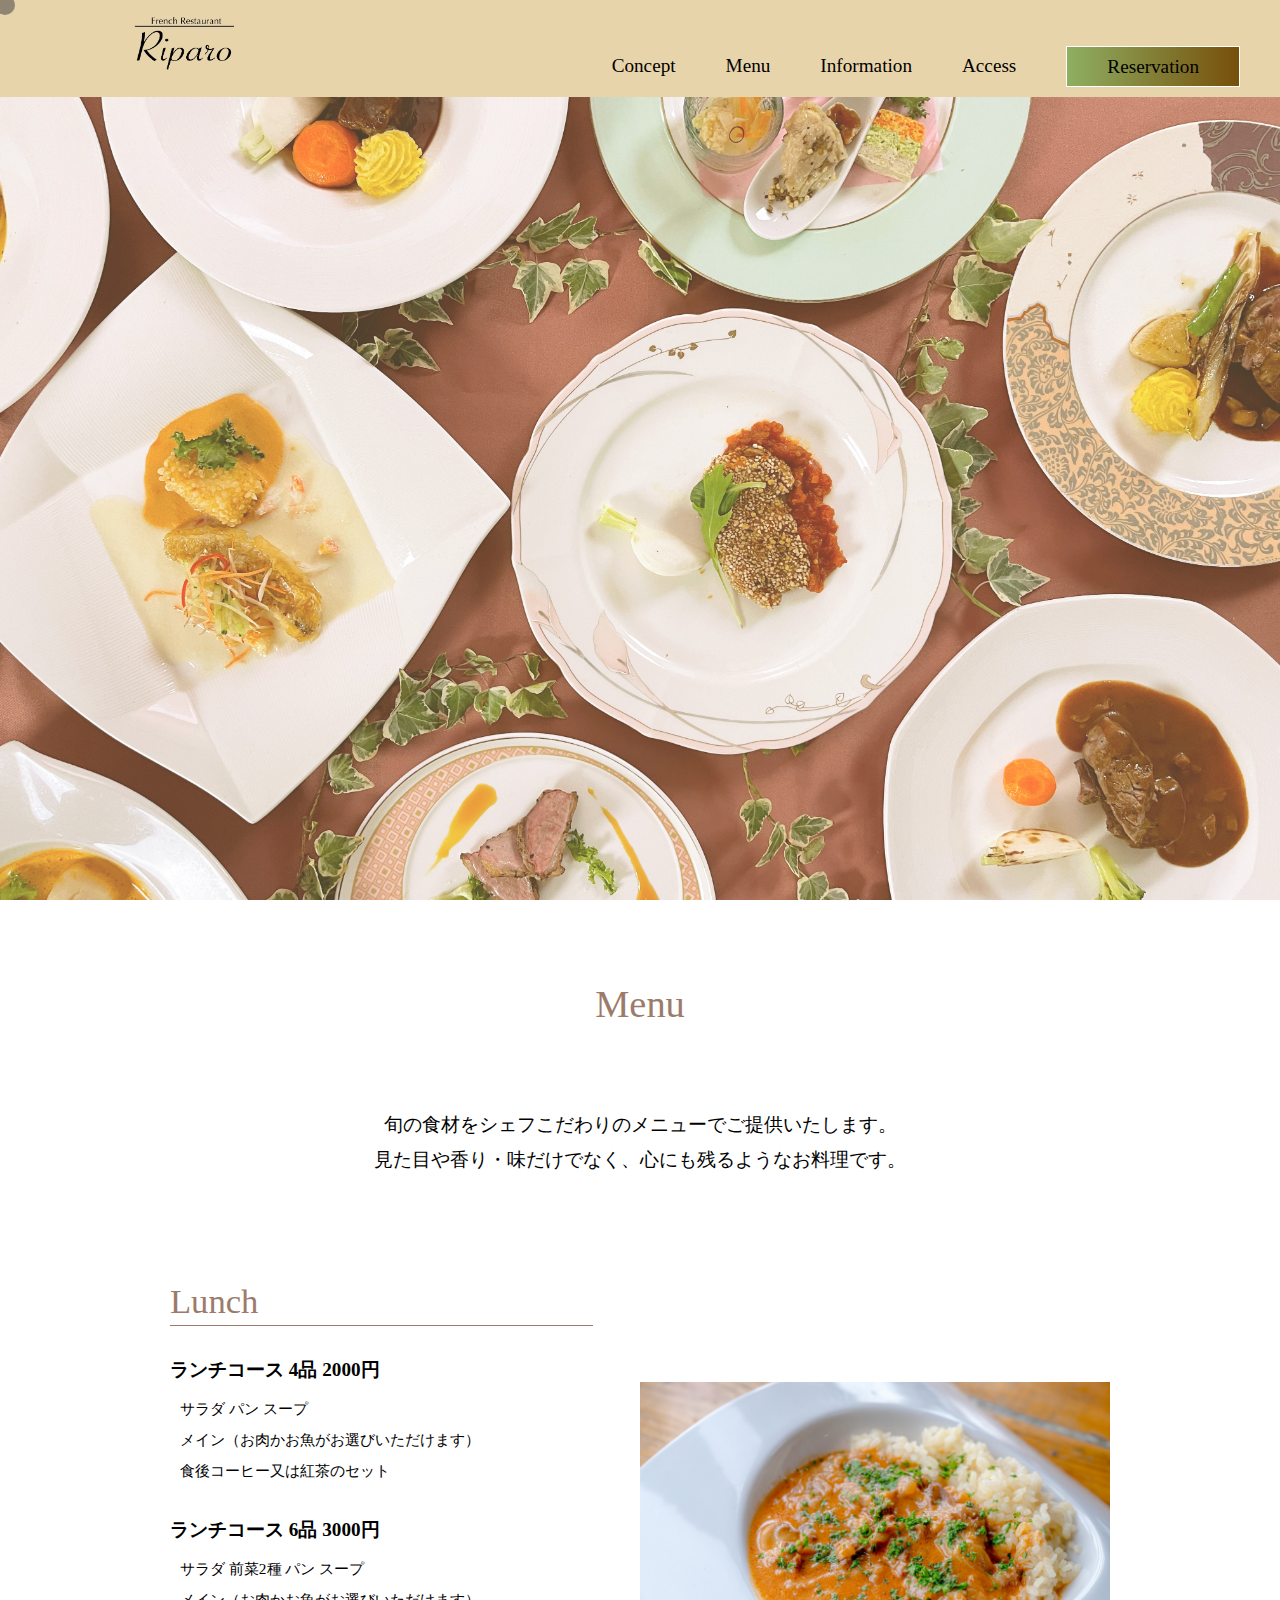
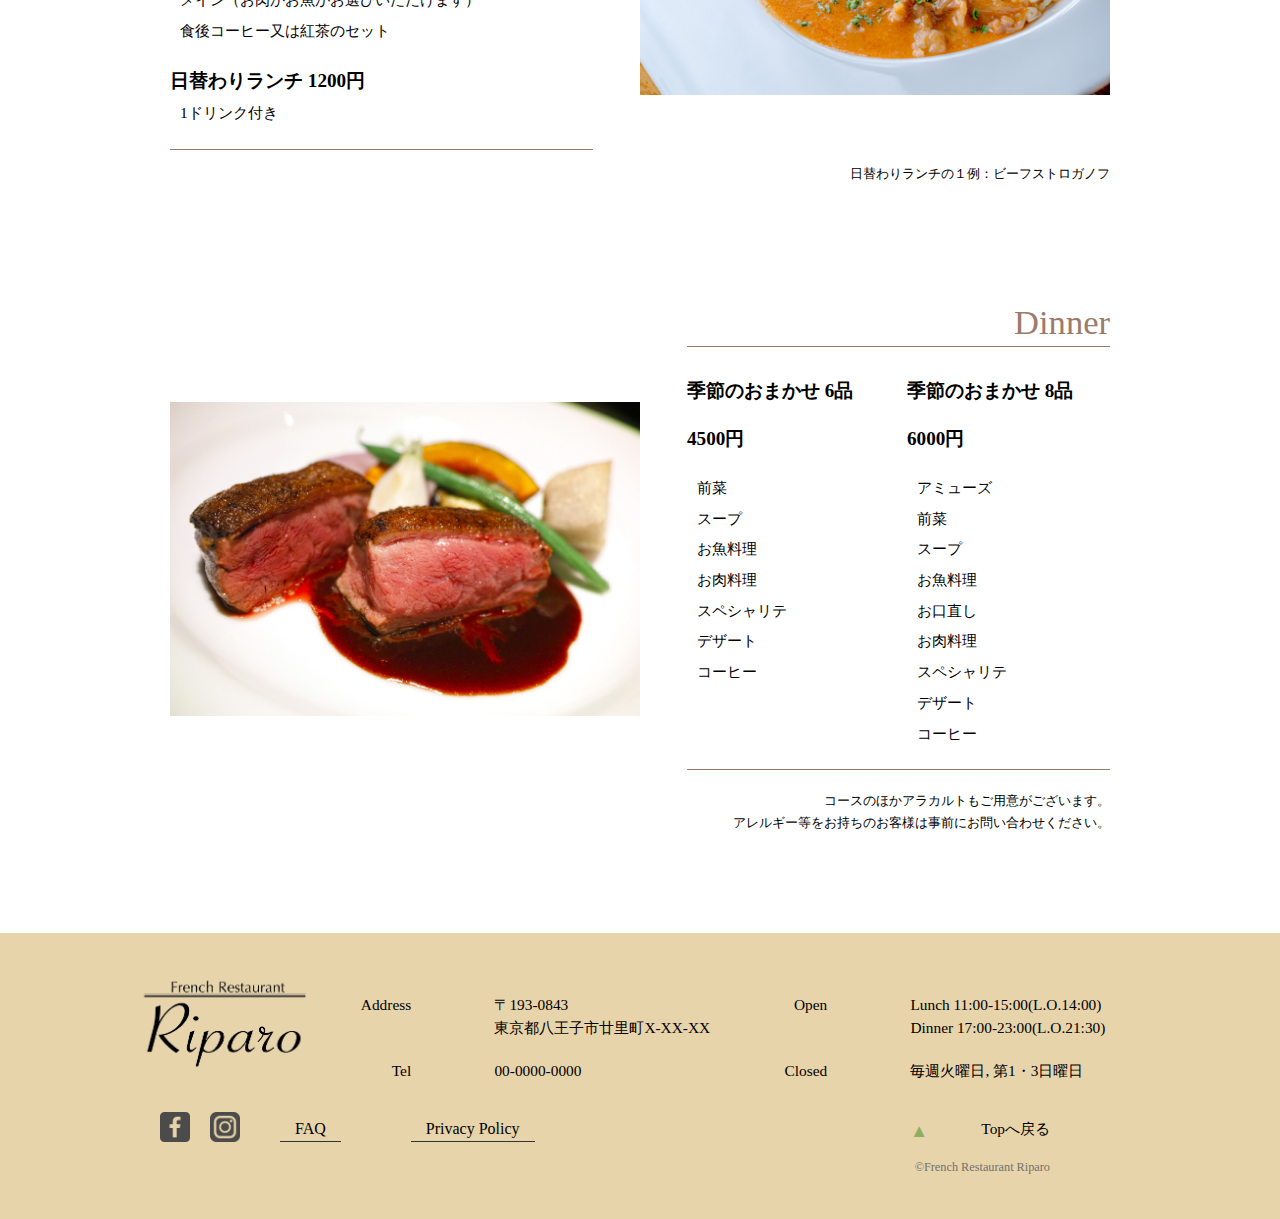
<file: menu/index.html>
<!DOCTYPE html>
<html lang="ja">
<head>
    <meta charset="UTF-8">
    <meta http-equiv="X-UA-Compatible" content="IE=edge">
    <meta name="viewport" content="width=device-width, initial-scale=1.0">
    <link rel="stylesheet" href="../common/css/destyle.css">
    <link rel="stylesheet" href="../common/css/menu.css" media="screen and (min-width:768px)">
    <link rel="stylesheet" href="../common/css/sp.css" media="screen and (max-width:767px)">
    <title>Riparo</title>
</head>
<body>
     <!--cursor-->
    <div class="cursor"></div>
    <div class="follower"></div>
        
        
        
        <!--main container-->
<div id="container">
        <!--header-->
    <header id="header">
        <div class="header_flex">
            <div class="header_logo">
                <a href="../index.html"><img src="../common/images/Ripalo_logo_black.png" alt="Riparo"></a>
            </div>
            <nav class="header_nav">
                <ul class="nav_inner">
                    <li class="nav_list">
                        <a href="../index.html">Concept</a>
                    </li>
                    <li class="nav_list">
                        <a href="#menu">Menu</a>
                    </li>
                    <li class="nav_list">
                        <a href="#">Information</a>
                    </li>
                    <li class="nav_list">
                        <a href="#">Access</a>
                    </li>
                    <li class="nav_list">
                        <a href="#">Reservation</a>
                     </li>
                </ul>
            </nav>
            </div>
        
    </header>

<!--main-->
    <main id="main">
        <div class="main_container">
            <h2 class="page_title">Menu</h2>
            <p class="page_text">旬の食材をシェフこだわりのメニューでご提供いたします。<br>
                                見た目や香り・味だけでなく、心にも残るようなお料理です。
            </p>
            <!--lunch-->
            <div class="lunch">
                <div class="menu_inner">
                    <div class="menu_list">
                        <h3>Lunch</h3>
                        <dl class="lunch1">
                            <dt>ランチコース 4品 2000円</dt>
                            <dd>サラダ パン スープ <br>
                                メイン（お肉かお魚がお選びいただけます）<br>
                                食後コーヒー又は紅茶のセット</dd>
                        </dl>
                        <dl class="lunch2">
                            <dt>ランチコース 6品 3000円</dt>
                            <dd>サラダ 前菜2種 パン スープ <br>
                                メイン（お肉かお魚がお選びいただけます）<br>
                                食後コーヒー又は紅茶のセット</dd>
                        </dl>
                        <p>日替わりランチ 1200円 <br>
                            <span>1ドリンク付き</span> 
                        </p>
                    </div>
                    <div class="menu_img">
                        <img src="images/lunch.jpg" alt="lunch_menu">
                    </div>
                </div>
                <p class="addtext">日替わりランチの１例：ビーフストロガノフ</p>
            </div>
            <div class="dinner">
                <div class="menu_inner">
                    <div class="menu_list">
                        <h3>Dinner</h3>
                        <div class="dinner_menu">
                            <dl class="dinner1">
                                <dt>季節のおまかせ 6品 4500円</dt>
                                <dd>
                                    前菜<br>
                                    スープ<br>
                                    お魚料理<br>
                                    お肉料理<br>
                                    スペシャリテ<br>
                                    デザート<br>
                                    コーヒー
                                </dd>
                            </dl>
                            <dl class="dinner2">
                                <dt>季節のおまかせ 8品 6000円</dt>
                                <dd>
                                    アミューズ<br>
                                    前菜<br>
                                    スープ<br>
                                    お魚料理<br>
                                    お口直し<br>
                                    お肉料理<br>
                                    スペシャリテ<br>
                                    デザート<br>
                                    コーヒー
                                </dd>
                            </dl>
                        </div>
                    </div>
                    <div class="menu_img">
                        <img src="images/dinner.jpg" alt="dinner_menu">
                    </div>
                </div>
                <p class="addtext">コースのほかアラカルトもご用意がございます。<br>
                    アレルギー等をお持ちのお客様は事前にお問い合わせください。
                </p>
            </div>
        </div>
    </main>




<!--footer-->
    <footer id="footer">
        <div class="footer_container">
            <div class="footer_flex">
                <div class="footer_first">
                    <a href="../index.html"><img src="../common/images/Ripalo_logo_black.png" alt=""></a>
                </div>
                <div class="footer_second">
                    <div class="address_flex">
                        <p class="address_flex_left">Address</p>
                        <p class="address_flex_right">〒193-0843 <br>
                            東京都八王子市廿里町X-XX-XX
                        </p>
                    </div>
                    <div class="address_flex">
                        <p class="address_flex_left">Tel</p>
                        <p class="address_flex_right">00-0000-0000</p>
                    </div>
                </div>
                <div class="footer_third">
                    <div class="address_flex">
                        <p class="address_flex_left">Open</p>
                        <p class="address_flex_right">Lunch  11:00-15:00(L.O.14:00) <br>
                            Dinner 17:00-23:00(L.O.21:30)</p>
                    </div>
                    <div class="address_flex">
                        <p class="address_flex_left">Closed</p>
                        <p class="address_flex_right">毎週火曜日, 第1・3日曜日</p>
                    </div>
                </div>
            </div>
            <div class="footer_last">
                <div class="icon">
                    <a href="#"><img src="../common/images/facebook.png" alt=""></a>
                    <a href="#"><img src="../common/images/instagram.png" alt=""></a>
                </div>
                <nav class="footer_last_nav">
                    <ul>
                        <li><a href="#">FAQ</a></li>
                        <li><a href="#">Privacy Policy</a></li>
                    </ul>
                </nav>
                <a href="#header" class="to_top">Topへ戻る</a>
            </div>
            <p class="copy">&copy;French Restaurant Riparo</p>
        </div>

    </footer>

</div>

<script src="https://code.jquery.com/jquery-3.6.1.min.js"></script>
<script src="../common/js/script.js"></script>

</body>
</html>
</file>
<file: common/css/menu.css>
@charset "UTF-8";

body{
    font-size:1.2em;
    font-family:'Times New Roman', Times, serif;
    position:relative;
    cursor:none;
    line-height:2.5em;
}

body a:hover{
    cursor:none;
}

#container{
    max-width:1920px;
    margin:0 auto;
}

/*--cursor-----------------*/

.cursor{
    position: fixed;
    top:-5px;
    left:-5px;
    background-color: #4a494790;
    border-radius:50%;
    width: 20px;
    height: 20px;
    z-index: 100000;
    pointer-events: none;
  }
  
  
  .follower{
    position: fixed;
    background-image: linear-gradient(45deg,#a9532075 0%, #c48c3775 50%, #f3ebdf75 100%);
    width: 120px;
    height: 120px;
    border-radius:50%;
    z-index: 99999;
    pointer-events: none;
    opacity: 0;
  }

  
/*↑cursor--------------------*/

#header{
    background-image:url(../../menu/images/course_mainvisual.jpg);
    background-size:cover;
    background-repeat:no-repeat;
    width:100%;
    height:100vh;
    text-align:center;
}

.header_flex{
    background-color:#e8d4aa;
    display:flex;
    justify-content:space-between;
}

.header_logo{ 
    width:10%;
    margin-left:120px;
}

.header_logo img{
    max-width:100%;
    object-fit:cover;
}

/*header navigation--------------------------*/

.header_nav{
    max-width:90%;
    margin-top:36px;
    margin-right:40px;
}

.nav_inner{
    line-height:1.0em;
    display:flex;
    justify-content:space-between;
}

.nav_list:nth-child(2n){
    margin-right:50px;
    margin-left:50px;
}

.nav_list a{
    display:block;
    position:relative;
    padding-bottom:5px;
    margin-top:20px;
    overflow:hidden;
    transition:all .3s;
}

.nav_list a:hover{
    color:#774f0b;
}

.nav_list a::after{
    content:"";
    display:block;
    position:absolute;
    bottom:0;
    left:0;
    width:100%;
    height:1px;
    background-color:#333;
    transform:translate(-100%,0);
    transition:all .3s;
    opacity:0;
    
}

.nav_list a:hover::after{
    transform:translate(0,0);
    opacity:1;
}

/*button---------------*/

.nav_list:last-child a{
    display:block;
    padding-bottom:0;
    text-align:center;
    background: linear-gradient(
    to right,
    #774f0b 0%,
    #8eaf62 50%,
    #8eaf62 50%,
    #774f0b 100%
  );
    background-position:100% 0;
    background-size:200% auto;
    border:1px solid #fff;
    padding:10px 40px;
    transition: all ease .5s;
    position:relative;
    bottom:10px;
}

.nav_list:last-child a::after{
    display:none;
}

.nav_list:last-child a:hover{
    background-position:0 0;
    color:#fff;
}

/*mainvisual-----------*/

.mainvisual{
    width:100%;
    margin:0 auto;
    text-align:center;
}

.mainvisual img{
    width:100%;
    object-fit:cover;
}


/*main------------------*/

#main{
    width:100%;
}

.main_container{
    margin:0 170px;
}

h3{
    font-size:1.8em;
    color:#9c7b6b;
    border-bottom:1px solid #9c7b6b;
}

.page_title{
    font-size:2.0em;
    text-align:center;
    margin:80px 0;
    color:#9c7b6b;
}

.page_text{
    display:block;
    text-align:center;
    line-height:1.8em;
}

/*lunch---------------------*/

.menu_inner{
    width:100%;
    display:flex;
    justify-content:space-between;
    align-items:center;
    margin-top:100px;
}

.menu_list{
    width:45%;
    border-bottom:1px solid #9c7b6b;
}

.menu_list p{
    display:block;
    line-height:1.6em;
    font-weight:bold;
    padding-bottom:20px;
}

.menu_list p span{
    font-size:0.8em;
    font-weight:normal;
    padding-left:10px;
}

.menu_list dl dd{
    font-size:0.8em;
    padding-left:10px;
    line-height:2.0em
}

.lunch1{
    margin-top:20px;
}

.lunch2{
    margin:20px 0;
}

.menu_img{
    width:50%;
}

.menu_img img{
    width:100%;
    height:auto;
    object-fit:cover;
    padding-top:50px;
}

.addtext{
    width:100%;
    display:block;
    text-align:right;
    font-size:0.7em
}

/*dinner--------------------*/

.dinner h3{
    text-align:right;
}

.dinner .menu_inner{
    flex-direction:row-reverse;
}

.dinner_menu{
    width:100%;
    display:flex;
    justify-content: space-between;
    margin-bottom:20px;
}

.dinner_menu dl{
    margin-top:20px;
}

.dinner_menu dl dt{
    padding-bottom:10px;
}

.dinner1{
    width:48%;
}

.dinner2{
    width:48%;
}

.dinner .addtext{
    margin:20px 0 100px 0;
    line-height:1.6em;
}


/*footer--------------------*/

#footer{
    width:100%;
    background-color:#e8d4aa;
    font-size:0.8em;
    line-height:1.5em;
}

.footer_container{
    margin:0 120px;
    padding-top:20px;
    padding-bottom:40px;
}

.footer_flex{
    display:flex;
    justify-content:space-between;
}

.footer_first{
    width:20%;
}

.footer_first a img{
    width:100%;
    max-height:150px;
    object-fit:cover;
}

.footer_second{
    width:40%;
    margin-top:20px;
}

.footer_third{
    width:40%;
    margin-top:20px;
}

.address_flex{
    display:flex;
    justify-content:space-between;
    margin:20px 0;
}

.address_flex p{
    display:block;
}

.address_flex_left{
    width:20%;
    text-align:right;
}

.address_flex_right{
    width:60%;
    text-align:left;
}

.footer_last{
    display:flex;
    justify-content: flex-start;
}

.icon{
    display: flex;
    margin-left:30px;
    margin-top:10px;
}

.icon a{
    display:block;
    margin:0 10px;
}

.icon img{
    max-width:30px;
    height:auto;
}

.footer_last_nav{
    margin-top:15px;
}

.footer_last_nav ul{
    display: flex;
    margin-left:20px;
}

.footer_last_nav ul li{
    font-size:16px;
    margin:0 10px;
    border-bottom:1px solid #333;
}

.footer_last nav ul li a{
    padding:5px 15px;
    transition:all ease .3s;
}

.footer_last nav ul li a:hover{
    color:#8EAF62;
}

.footer_last nav ul li:nth-child(2){
    margin-left:60px;
}

.to_top{
    display:block;
    margin-top:10px;
    width:180px;
    text-align:right;
    padding:5px 20px;
    margin-left:auto;
    margin-right:90px;
    overflow:hidden;
    transition:all .3s;
    position:relative;
}

.to_top::before{
    content:"▲";
    font-size:1.2em;
    color:#8EAF62;
    position:absolute;
    left:20px;
    bottom:2px;

}

.to_top::after{
    content:"";
    display:block;
    position:absolute;
    bottom:0;
    left:0;
    width:100%;
    height:1px;
    background-color:#333;
    transform:translate(-100%,0);
    transition:all ease-out .3s;
    opacity:0;
}

.to_top:hover::after{
    transform:translate(0,0);
    opacity:1;
}

.copy{
    font-size:0.8em;
    color:#707070;
    display:block;
    text-align:right;
    margin-right:110px;
    margin-top:10px;
}
</file>
<file: common/css/sp.css>
@charset "UTF-8" ;

#header{
    background-color:aquamarine;
}
</file>
<file: common/css/destyle.css>
/*! destyle.css v3.0.2 | MIT License | https://github.com/nicolas-cusan/destyle.css */

/* Reset box-model and set borders */
/* ============================================ */

*,
::before,
::after {
  box-sizing: border-box;
  border-style: solid;
  border-width: 0;
}

/* Document */
/* ============================================ */

/**
 * 1. Correct the line height in all browsers.
 * 2. Prevent adjustments of font size after orientation changes in iOS.
 * 3. Remove gray overlay on links for iOS.
 */

html {
  line-height: 1.15; /* 1 */
  -webkit-text-size-adjust: 100%; /* 2 */
  -webkit-tap-highlight-color: transparent; /* 3*/
}

/* Sections */
/* ============================================ */

/**
 * Remove the margin in all browsers.
 */

body {
  margin: 0;
}

/**
 * Render the `main` element consistently in IE.
 */

main {
  display: block;
}

/* Vertical rhythm */
/* ============================================ */

p,
table,
blockquote,
address,
pre,
iframe,
form,
figure,
dl {
  margin: 0;
}

/* Headings */
/* ============================================ */

h1,
h2,
h3,
h4,
h5,
h6 {
  font-size: inherit;
  font-weight: inherit;
  margin: 0;
}

/* Lists (enumeration) */
/* ============================================ */

ul,
ol {
  margin: 0;
  padding: 0;
  list-style: none;
}

/* Lists (definition) */
/* ============================================ */

dt {
  font-weight: bold;
}

dd {
  margin-left: 0;
}

/* Grouping content */
/* ============================================ */

/**
 * 1. Add the correct box sizing in Firefox.
 * 2. Show the overflow in Edge and IE.
 */

hr {
  box-sizing: content-box; /* 1 */
  height: 0; /* 1 */
  overflow: visible; /* 2 */
  border-top-width: 1px;
  margin: 0;
  clear: both;
  color: inherit;
}

/**
 * 1. Correct the inheritance and scaling of font size in all browsers.
 * 2. Correct the odd `em` font sizing in all browsers.
 */

pre {
  font-family: monospace, monospace; /* 1 */
  font-size: inherit; /* 2 */
}

address {
  font-style: inherit;
}

/* Text-level semantics */
/* ============================================ */

/**
 * Remove the gray background on active links in IE 10.
 */

a {
  background-color: transparent;
  text-decoration: none;
  color: inherit;
}

/**
 * 1. Remove the bottom border in Chrome 57-
 * 2. Add the correct text decoration in Chrome, Edge, IE, Opera, and Safari.
 */

abbr[title] {
  text-decoration: underline dotted; /* 2 */
}

/**
 * Add the correct font weight in Chrome, Edge, and Safari.
 */

b,
strong {
  font-weight: bolder;
}

/**
 * 1. Correct the inheritance and scaling of font size in all browsers.
 * 2. Correct the odd `em` font sizing in all browsers.
 */

code,
kbd,
samp {
  font-family: monospace, monospace; /* 1 */
  font-size: inherit; /* 2 */
}

/**
 * Add the correct font size in all browsers.
 */

small {
  font-size: 80%;
}

/**
 * Prevent `sub` and `sup` elements from affecting the line height in
 * all browsers.
 */

sub,
sup {
  font-size: 75%;
  line-height: 0;
  position: relative;
  vertical-align: baseline;
}

sub {
  bottom: -0.25em;
}

sup {
  top: -0.5em;
}

/* Replaced content */
/* ============================================ */

/**
 * Prevent vertical alignment issues.
 */

svg,
img,
embed,
object,
iframe {
  vertical-align: bottom;
}

/* Forms */
/* ============================================ */

/**
 * Reset form fields to make them styleable.
 * 1. Make form elements stylable across systems iOS especially.
 * 2. Inherit text-transform from parent.
 */

button,
input,
optgroup,
select,
textarea {
  -webkit-appearance: none; /* 1 */
  appearance: none;
  vertical-align: middle;
  color: inherit;
  font: inherit;
  background: transparent;
  padding: 0;
  margin: 0;
  border-radius: 0;
  text-align: inherit;
  text-transform: inherit; /* 2 */
}

/**
 * Reset radio and checkbox appearance to preserve their look in iOS.
 */

[type="checkbox"] {
  -webkit-appearance: checkbox;
  appearance: checkbox;
}

[type="radio"] {
  -webkit-appearance: radio;
  appearance: radio;
}

/**
 * Correct cursors for clickable elements.
 */

button,
[type="button"],
[type="reset"],
[type="submit"] {
  cursor: pointer;
}

button:disabled,
[type="button"]:disabled,
[type="reset"]:disabled,
[type="submit"]:disabled {
  cursor: default;
}

/**
 * Improve outlines for Firefox and unify style with input elements & buttons.
 */

:-moz-focusring {
  outline: auto;
}

select:disabled {
  opacity: inherit;
}

/**
 * Remove padding
 */

option {
  padding: 0;
}

/**
 * Reset to invisible
 */

fieldset {
  margin: 0;
  padding: 0;
  min-width: 0;
}

legend {
  padding: 0;
}

/**
 * Add the correct vertical alignment in Chrome, Firefox, and Opera.
 */

progress {
  vertical-align: baseline;
}

/**
 * Remove the default vertical scrollbar in IE 10+.
 */

textarea {
  overflow: auto;
}

/**
 * Correct the cursor style of increment and decrement buttons in Chrome.
 */

[type="number"]::-webkit-inner-spin-button,
[type="number"]::-webkit-outer-spin-button {
  height: auto;
}

/**
 * 1. Correct the outline style in Safari.
 */

[type="search"] {
  outline-offset: -2px; /* 1 */
}

/**
 * Remove the inner padding in Chrome and Safari on macOS.
 */

[type="search"]::-webkit-search-decoration {
  -webkit-appearance: none;
}

/**
 * 1. Correct the inability to style clickable types in iOS and Safari.
 * 2. Fix font inheritance.
 */

::-webkit-file-upload-button {
  -webkit-appearance: button; /* 1 */
  font: inherit; /* 2 */
}

/**
 * Clickable labels
 */

label[for] {
  cursor: pointer;
}

/* Interactive */
/* ============================================ */

/*
 * Add the correct display in Edge, IE 10+, and Firefox.
 */

details {
  display: block;
}

/*
 * Add the correct display in all browsers.
 */

summary {
  display: list-item;
}

/*
 * Remove outline for editable content.
 */

[contenteditable]:focus {
  outline: auto;
}

/* Tables */
/* ============================================ */

/**
1. Correct table border color inheritance in all Chrome and Safari.
*/

table {
  border-color: inherit; /* 1 */
  border-collapse: collapse;
}

caption {
  text-align: left;
}

td,
th {
  vertical-align: top;
  padding: 0;
}

th {
  text-align: left;
  font-weight: bold;
}
</file>
